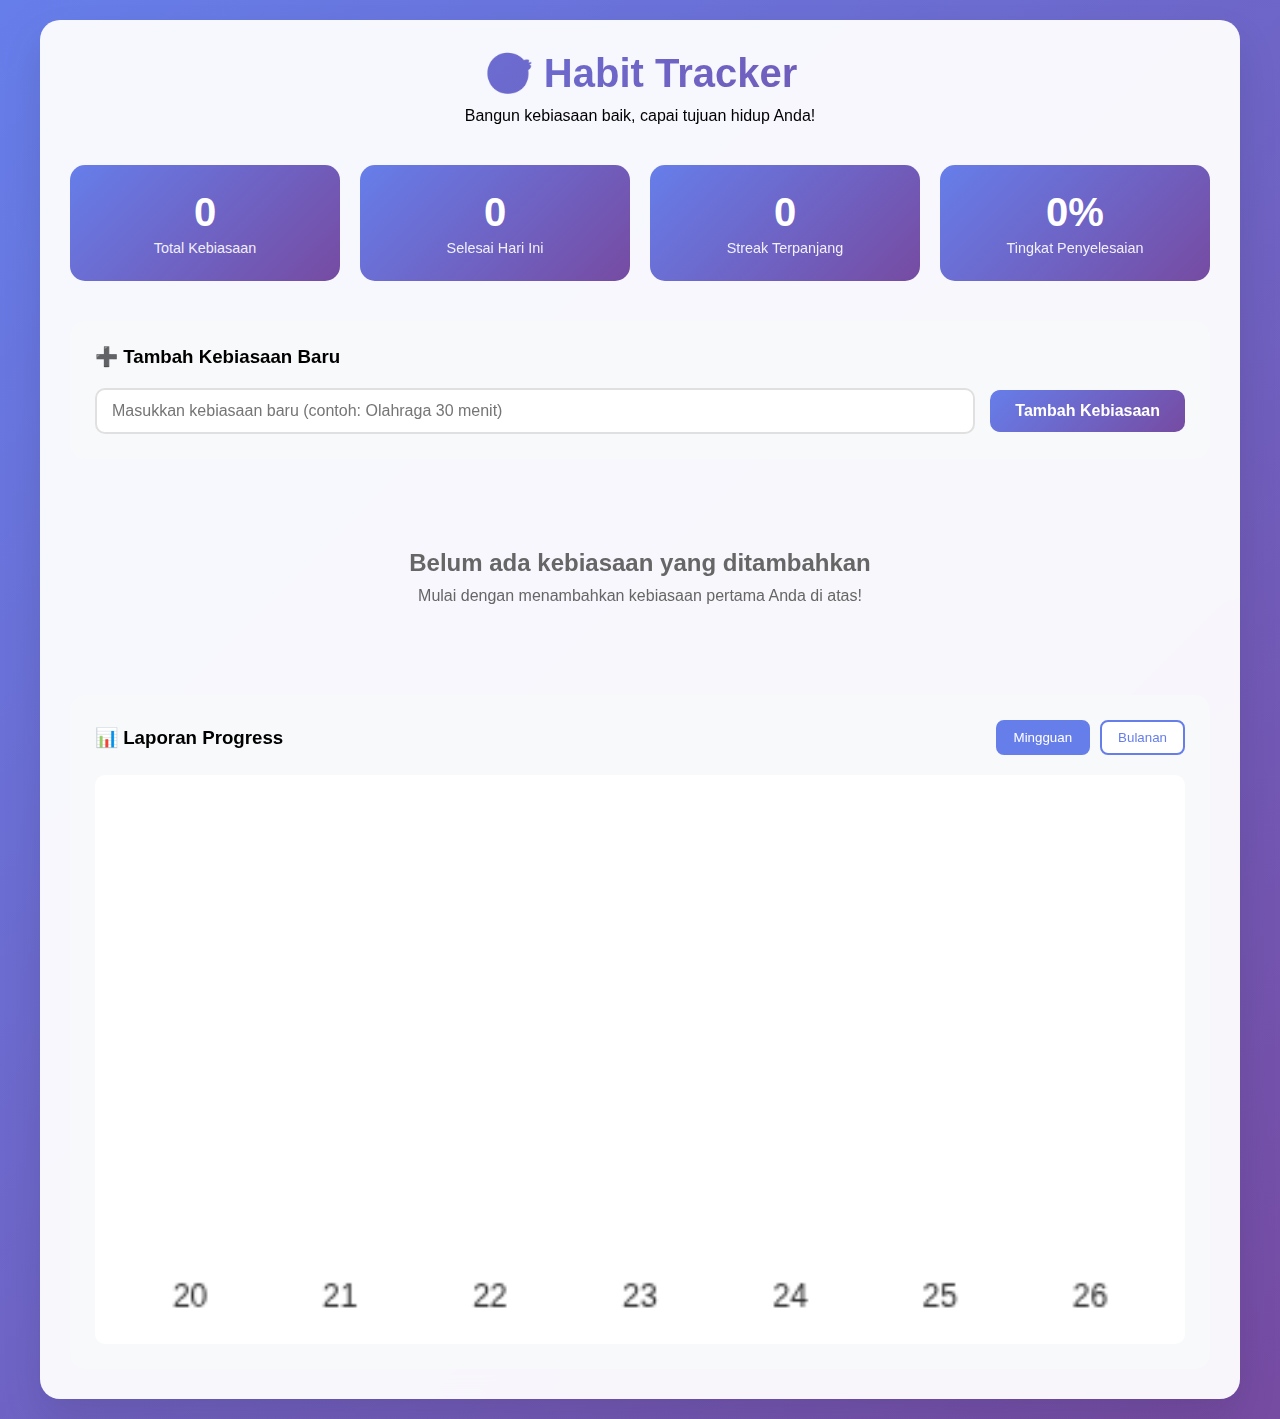
<file: habbit-track/index.html>
<!DOCTYPE html>
<html lang="en">
<head>
    <meta charset="UTF-8">
    <meta name="viewport" content="width=device-width, initial-scale=1.0">
    <title>Habbit Tracker - Al Ubaidillah</title>
    <link rel="stylesheet" href="style.css">
</head>
<body>
     <div class="container">
        <div class="header">
            <h1>🎯 Habit Tracker</h1>
            <p>Bangun kebiasaan baik, capai tujuan hidup Anda!</p>
        </div>

        <div class="stats-container">
            <div class="stat-card">
                <div class="stat-number" id="totalHabits">0</div>
                <div class="stat-label">Total Kebiasaan</div>
            </div>
            <div class="stat-card">
                <div class="stat-number" id="completedToday">0</div>
                <div class="stat-label">Selesai Hari Ini</div>
            </div>
            <div class="stat-card">
                <div class="stat-number" id="longestStreak">0</div>
                <div class="stat-label">Streak Terpanjang</div>
            </div>
            <div class="stat-card">
                <div class="stat-number" id="completionRate">0%</div>
                <div class="stat-label">Tingkat Penyelesaian</div>
            </div>
        </div>

        <div class="add-habit-section">
            <h3 style="margin-bottom: 20px;">➕ Tambah Kebiasaan Baru</h3>
            <div class="add-habit-form">
                <input type="text" id="habitInput" placeholder="Masukkan kebiasaan baru (contoh: Olahraga 30 menit)">
                <button class="btn btn-primary" onclick="addHabit()">Tambah Kebiasaan</button>
            </div>
        </div>

        <div class="habits-container">
            <div id="habitsGrid" class="habits-grid"></div>
            <div id="emptyState" class="empty-state" style="display: none;">
                <h3>Belum ada kebiasaan yang ditambahkan</h3>
                <p>Mulai dengan menambahkan kebiasaan pertama Anda di atas!</p>
            </div>
        </div>

        <div class="reports-section">
            <div class="reports-header">
                <h3>📊 Laporan Progress</h3>
                <div class="report-period">
                    <button class="period-btn active" onclick="showReport('weekly')">Mingguan</button>
                    <button class="period-btn" onclick="showReport('monthly')">Bulanan</button>
                </div>
            </div>
            <div class="chart-container">
                <canvas id="progressChart" width="400" height="200"></canvas>
            </div>
        </div>
    </div>

    <div id="notification" class="notification"></div>


    <script src="script.js"></script>
</body>
</html>
</file>
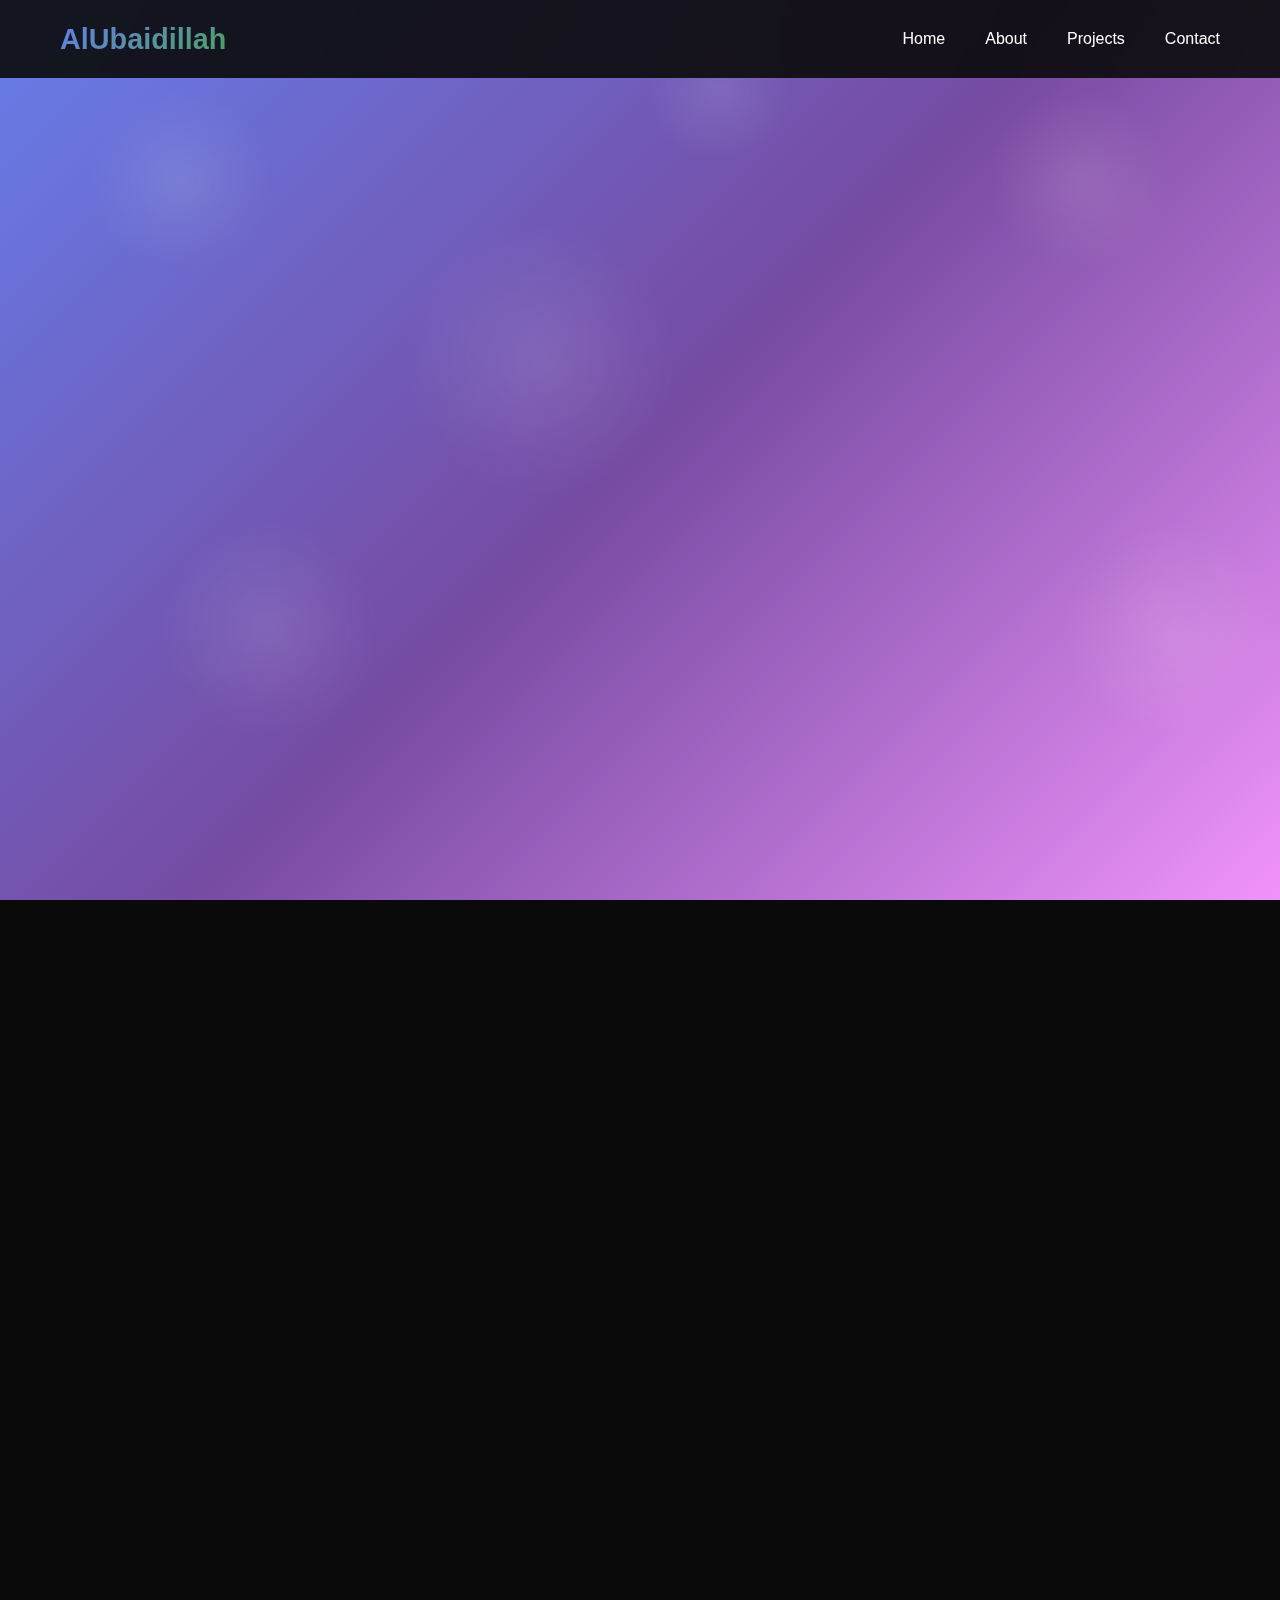
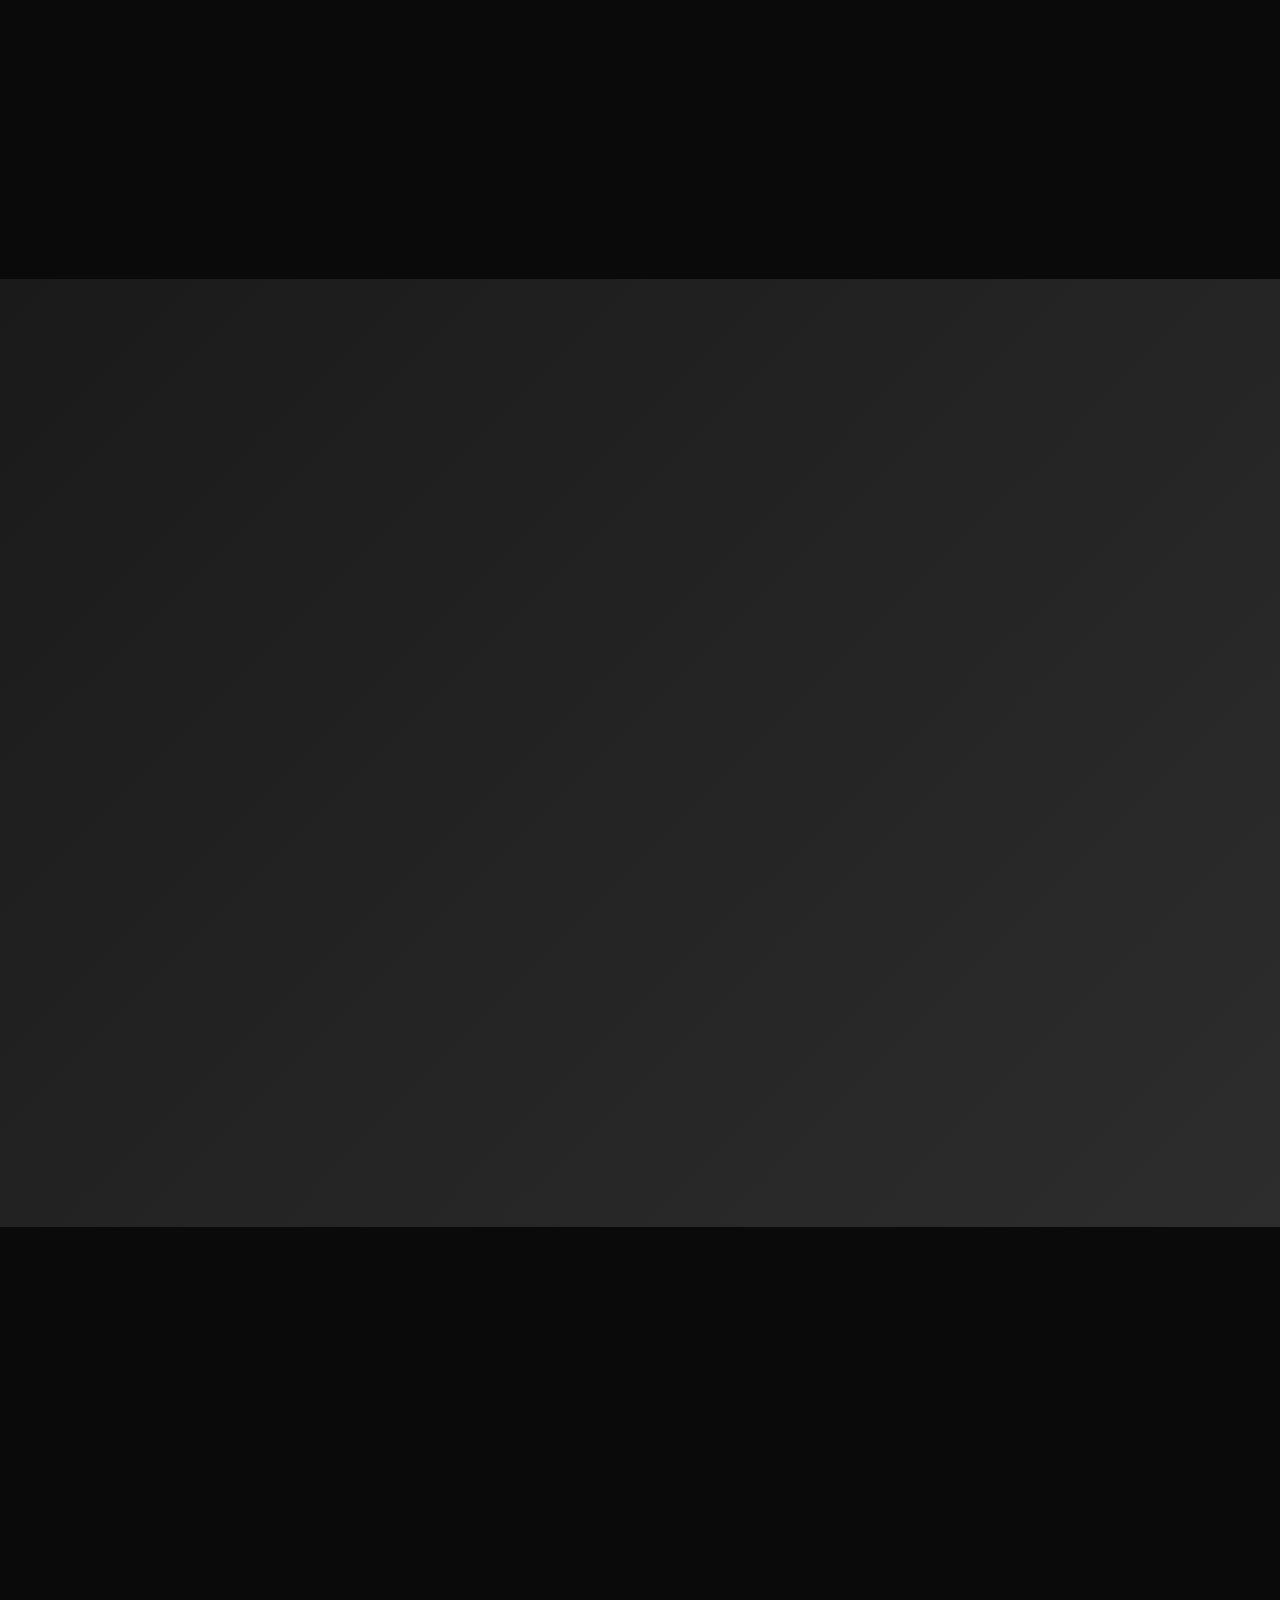
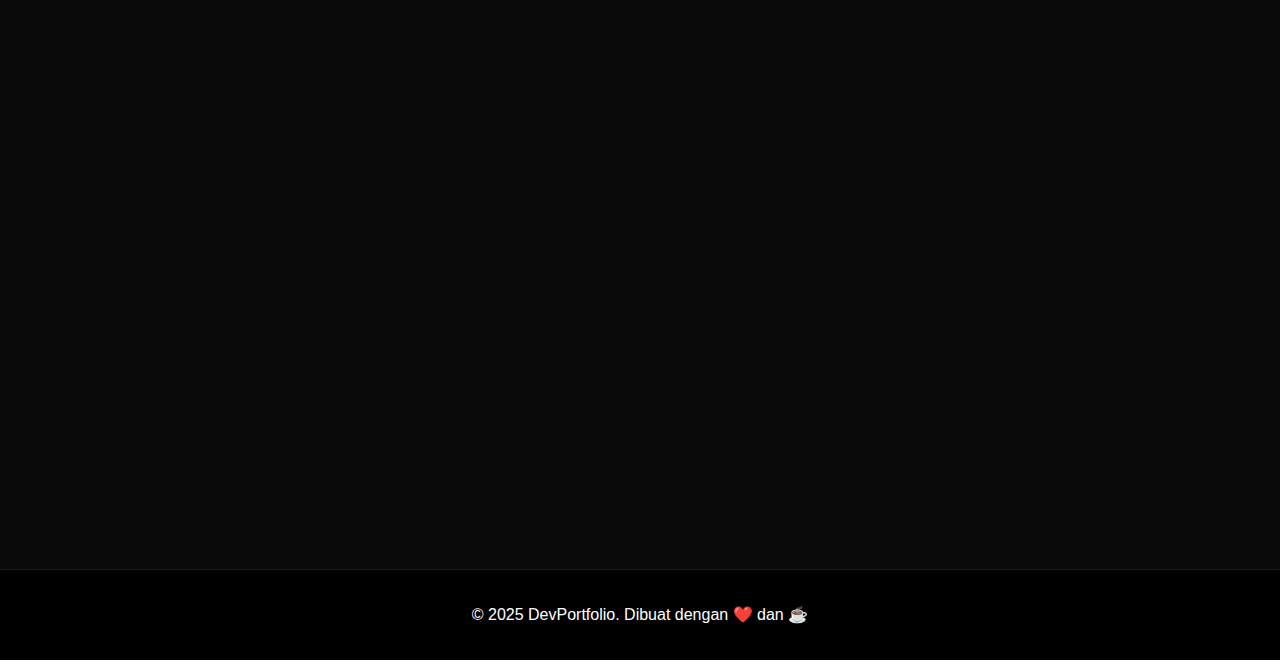
<file: my-porto/index.html>
<!DOCTYPE html>
<html lang="en">
<head>
    <meta charset="UTF-8">
    <meta name="viewport" content="width=device-width, initial-scale=1.0">
    <title>My Porto - Al Ubadiillah</title>
    
    <link rel="stylesheet" href="style.css">
</head>
<body>
     <!-- Navigation -->
    <nav class="navbar">
        <div class="container">
            <div class="nav-container">
                <div class="logo">AlUbaidillah</div>
                <ul class="nav-menu">
                    <li><a href="#home" class="nav-link">Home</a></li>
                    <li><a href="#about" class="nav-link">About</a></li>
                    <li><a href="#projects" class="nav-link">Projects</a></li>
                    <li><a href="#contact" class="nav-link">Contact</a></li>
                </ul>
            </div>
        </div>
    </nav>

    <!-- Hero Section -->
    <section id="home" class="hero">
        <div class="container">
            <div class="hero-content">
                <h1>Saya <span class="typed-text" id="typed-text">Developer</span></h1>
                <p class="subtitle">Membangun masa depan digital, satu kode pada satu waktu</p>
                <a href="#projects" class="cta-button">Lihat Karya Saya</a>
            </div>
        </div>
    </section>

    <!-- About Section -->
    <section id="about" class="about">
        <div class="container">
            <h2 class="section-title fade-in">Tentang Saya</h2>
            <div class="about-content">
                <div class="about-text fade-in">
                    <p>Halo! Saya seorang Full Stack JavaScript Developer yang passionate dalam menciptakan solusi digital inovatif. Dengan pengalaman 6+ bulan dalam development, saya terus berinovasi dan belajar teknologi terbaru untuk memberikan hasil terbaik.</p>
                    
                    <div class="stats">
                        <div class="stat-item">
                            <span class="stat-number">15+</span>
                            <span>Projects</span>
                        </div>
                        <div class="stat-item">
                            <span class="stat-number">100+</span>
                            <span>Commits</span>
                        </div>
                        <div class="stat-item">
                            <span class="stat-number">6+</span>
                            <span>Months Exp</span>
                        </div>
                        <div class="stat-item">
                            <span class="stat-number">24/7</span>
                            <span>Available</span>
                        </div>
                    </div>
                </div>
                
                <div class="skills-section fade-in">
                    <div class="skills-grid">
                        <div class="skill-item">
                            <span class="skill-icon">⚡</span>
                            <h3>JavaScript</h3>
                            <p>ES6+, DOM, Async/Await</p>
                        </div>
                        <div class="skill-item">
                            <span class="skill-icon">⚛️</span>
                            <h3>React</h3>
                            <p>Hooks, Context, Redux</p>
                        </div>
                        <div class="skill-item">
                            <span class="skill-icon">🎨</span>
                            <h3>CSS3</h3>
                            <p>Flexbox, Grid, Animations</p>
                        </div>
                        <div class="skill-item">
                            <span class="skill-icon">🚀</span>
                            <h3>Node.js</h3>
                            <p>Express, API, MongoDB</p>
                        </div>
                    </div>
                </div>
            </div>
        </div>
    </section>

    <!-- Projects Section -->
    <section id="projects" class="projects">
        <div class="container">
            <h2 class="section-title fade-in">Projects Saya</h2>
            <div class="projects-grid">
                <div class="project-card fade-in">
                    <div class="project-image"></div>
                    <div class="project-content">
                        <h3 class="project-title">E-Commerce Platform</h3>
                        <p class="project-desc">Platform e-commerce modern dengan fitur lengkap, payment gateway, dan dashboard admin yang powerful.</p>
                        <div class="project-tech">
                            <span class="tech-tag">React</span>
                            <span class="tech-tag">Node.js</span>
                            <span class="tech-tag">MongoDB</span>
                            <span class="tech-tag">Stripe API</span>
                        </div>
                        <div class="project-links">
                            <a href="#" class="project-link">Live Demo →</a>
                            <a href="#" class="project-link">GitHub →</a>
                        </div>
                    </div>
                </div>

                <div class="project-card fade-in">
                    <div class="project-image"></div>
                    <div class="project-content">
                        <h3 class="project-title">Task Management App</h3>
                        <p class="project-desc">Aplikasi manajemen tugas dengan real-time collaboration, drag & drop, dan notifikasi push.</p>
                        <div class="project-tech">
                            <span class="tech-tag">React</span>
                            <span class="tech-tag">Socket.io</span>
                            <span class="tech-tag">Express</span>
                            <span class="tech-tag">JWT</span>
                        </div>
                        <div class="project-links">
                            <a href="#" class="project-link">Live Demo →</a>
                            <a href="#" class="project-link">GitHub →</a>
                        </div>
                    </div>
                </div>

                <div class="project-card fade-in">
                    <div class="project-image"></div>
                    <div class="project-content">
                        <h3 class="project-title">Weather Dashboard</h3>
                        <p class="project-desc">Dashboard cuaca interaktif dengan forecasting, maps integration, dan data visualization yang menarik.</p>
                        <div class="project-tech">
                            <span class="tech-tag">JavaScript</span>
                            <span class="tech-tag">Chart.js</span>
                            <span class="tech-tag">Weather API</span>
                            <span class="tech-tag">CSS3</span>
                        </div>
                        <div class="project-links">
                            <a href="#" class="project-link">Live Demo →</a>
                            <a href="#" class="project-link">GitHub →</a>
                        </div>
                    </div>
                </div>
            </div>
        </div>
    </section>

    <!-- Contact Section -->
    <section id="contact" class="contact">
        <div class="container">
            <h2 class="section-title fade-in">Mari Berkolaborasi</h2>
            <div class="contact-content">
                <div class="contact-info fade-in">
                    <h3>Hubungi Saya</h3>
                    <div class="contact-item">
                        <span>📧</span>
                        <span>hello@developer.com</span>
                    </div>
                    <div class="contact-item">
                        <span>📱</span>
                        <span>+62 812-3456-7890</span>
                    </div>
                    <div class="contact-item">
                        <span>📍</span>
                        <span>Jakarta, Indonesia</span>
                    </div>
                    <div class="contact-item">
                        <span>💼</span>
                        <span>LinkedIn: /in/developer</span>
                    </div>
                </div>
                
                <form class="contact-form fade-in">
                    <div class="form-group">
                        <label for="name">Nama</label>
                        <input type="text" id="name" name="name" required>
                    </div>
                    <div class="form-group">
                        <label for="email">Email</label>
                        <input type="email" id="email" name="email" required>
                    </div>
                    <div class="form-group">
                        <label for="message">Pesan</label>
                        <textarea id="message" name="message" rows="5" required></textarea>
                    </div>
                    <button type="submit" class="submit-btn">Kirim Pesan</button>
                </form>
            </div>
        </div>
    </section>

    <!-- Footer -->
    <footer class="footer">
        <div class="container">
            <p>&copy; 2025 DevPortfolio. Dibuat dengan ❤️ dan ☕</p>
        </div>
    </footer>

    <script src="script.js"></script>
</body>
</html>
</file>
<file: habbit-track/style.css>
* {
    margin: 0;
    padding: 0;
    box-sizing: border-box;
}

body {
    font-family: 'Segoe UI', Tahoma, Geneva, Verdana, sans-serif;
    background: linear-gradient(135deg, #667eea 0%, #764ba2 100%);
    min-height: 100vh;
    padding: 20px;
}

.container {
    max-width: 1200px;
    margin: 0 auto;
    background: rgba(255, 255, 255, 0.95);
    border-radius: 20px;
    padding: 30px;
    box-shadow: 0 20px 40px rgba(0, 0, 0, 0.1);
    backdrop-filter: blur(10px);
}

.header {
    text-align: center;
    margin-bottom: 40px;
}

.header h1 {
    color: #333;
    font-size: 2.5rem;
    margin-bottom: 10px;
    background: linear-gradient(135deg, #667eea, #764ba2);
    -webkit-background-clip: text;
    -webkit-text-fill-color: transparent;
    background-clip: text;
}

.stats-container {
    display: grid;
    grid-template-columns: repeat(auto-fit, minmax(200px, 1fr));
    gap: 20px;
    margin-bottom: 40px;
}

.stat-card {
    background: linear-gradient(135deg, #667eea, #764ba2);
    color: white;
    padding: 25px;
    border-radius: 15px;
    text-align: center;
    transform: translateY(0);
    transition: all 0.3s ease;
}

.stat-card:hover {
    transform: translateY(-5px);
    box-shadow: 0 10px 30px rgba(102, 126, 234, 0.3);
}

.stat-number {
    font-size: 2.5rem;
    font-weight: bold;
    margin-bottom: 5px;
}

.stat-label {
    font-size: 0.9rem;
    opacity: 0.9;
}

.add-habit-section {
    background: #f8f9fa;
    padding: 25px;
    border-radius: 15px;
    margin-bottom: 30px;
}

.add-habit-form {
    display: flex;
    gap: 15px;
    align-items: center;
}

.add-habit-form input {
    flex: 1;
    padding: 12px 15px;
    border: 2px solid #e0e0e0;
    border-radius: 10px;
    font-size: 1rem;
    transition: border-color 0.3s ease;
}

.add-habit-form input:focus {
    outline: none;
    border-color: #667eea;
}

.btn {
    padding: 12px 25px;
    border: none;
    border-radius: 10px;
    font-size: 1rem;
    cursor: pointer;
    transition: all 0.3s ease;
    font-weight: 600;
}

.btn-primary {
    background: linear-gradient(135deg, #667eea, #764ba2);
    color: white;
}

.btn-primary:hover {
    transform: translateY(-2px);
    box-shadow: 0 5px 15px rgba(102, 126, 234, 0.4);
}

.habits-grid {
    display: grid;
    grid-template-columns: repeat(auto-fill, minmax(350px, 1fr));
    gap: 25px;
    margin-bottom: 40px;
}

.habit-card {
    background: white;
    border-radius: 15px;
    padding: 25px;
    box-shadow: 0 5px 20px rgba(0, 0, 0, 0.08);
    border: 2px solid transparent;
    transition: all 0.3s ease;
}

.habit-card:hover {
    border-color: #667eea;
    transform: translateY(-3px);
}

.habit-header {
    display: flex;
    justify-content: between;
    align-items: center;
    margin-bottom: 20px;
}

.habit-name {
    font-size: 1.3rem;
    font-weight: 600;
    color: #333;
    flex: 1;
}

.streak-count {
    background: linear-gradient(135deg, #667eea, #764ba2);
    color: white;
    padding: 8px 15px;
    border-radius: 20px;
    font-weight: bold;
    margin-left: 10px;
}

.habit-progress {
    margin-bottom: 20px;
}

.progress-bar {
    width: 100%;
    height: 10px;
    background: #e0e0e0;
    border-radius: 5px;
    overflow: hidden;
    margin-bottom: 10px;
}

.progress-fill {
    height: 100%;
    background: linear-gradient(90deg, #667eea, #764ba2);
    transition: width 0.3s ease;
}

.progress-text {
    font-size: 0.9rem;
    color: #666;
    text-align: center;
}

.habit-actions {
    display: flex;
    gap: 10px;
}

.btn-success {
    background: #28a745;
    color: white;
    flex: 1;
}

.btn-danger {
    background: #dc3545;
    color: white;
    padding: 8px 12px;
}

.btn-success:hover {
    background: #218838;
}

.btn-danger:hover {
    background: #c82333;
}

.reports-section {
    background: #f8f9fa;
    padding: 25px;
    border-radius: 15px;
    margin-top: 30px;
    width: 100%;
    overflow-x: hidden;
}

.reports-header {
    display: flex;
    justify-content: space-between;
    align-items: center;
    margin-bottom: 20px;
}

.report-period {
    display: flex;
    gap: 10px;
}

.period-btn {
    padding: 8px 16px;
    border: 2px solid #667eea;
    background: white;
    color: #667eea;
    border-radius: 8px;
    cursor: pointer;
    transition: all 0.3s ease;
}

.period-btn.active,
.period-btn:hover {
    background: #667eea;
    color: white;
}

.chart-container {
    background: white;
    padding: 20px;
    border-radius: 10px;
    margin-top: 20px;
    width: 100%;
    overflow-x: auto;
    min-height: 250px;
    
    
}

#progressChart {
    width: 100%;
    height: 100%;
    min-width: 300px;
    margin: 0 auto;
}

.notification {
    position: fixed;
    top: 20px;
    right: 20px;
    background: #28a745;
    color: white;
    padding: 15px 20px;
    border-radius: 10px;
    box-shadow: 0 5px 15px rgba(0, 0, 0, 0.2);
    transform: translateX(400px);
    transition: transform 0.3s ease;
    z-index: 1000;
}

.notification.show {
    transform: translateX(0);
}

.empty-state {
    text-align: center;
    padding: 60px 20px;
    color: #666;
}

.empty-state h3 {
    margin-bottom: 10px;
    font-size: 1.5rem;
}

@media (max-width: 768px) {
    .container {
        padding: 20px;
        margin: 10px;
    }

    .add-habit-form {
        flex-direction: column;
    }

    .habits-grid {
        grid-template-columns: 1fr;
    }

    .reports-header {
        flex-direction: column;
        gap: 20px;
    }

    .reports-section {
        padding: 15px;
    }

    .chart-container {
        min-height: 200px;
        padding: 10px;
    }

    .reports-header {
        flex-direction: column;
        gap: 20px;
        align-items: stretch;
    }

    .report-period {
        display: grid;
        grid-template-columns: 1fr 1fr;
        gap: 10px;
    }

    .period-btn {
        width: 100%;
        text-align: center;
    }
}

@media (max-width: 480px) {
    #progressChart {
        height: 200px;
    }
}
</file>
<file: my-porto/style.css>
/* CSS Reset & Base Styles */
        * {
            margin: 0;
            padding: 0;
            box-sizing: border-box;
        }

        body {
            font-family: 'Inter', -apple-system, BlinkMacSystemFont, sans-serif;
            line-height: 1.6;
            color: #1a1a1a;
            scroll-behavior: smooth;
            overflow-x: hidden;
        }

        /* Container & Grid Layout */
        .container {
            max-width: 1200px;
            margin: 0 auto;
            padding: 0 20px;
        }

        /* Navigation */
        .navbar {
            position: fixed;
            top: 0;
            width: 100%;
            background: rgba(10, 10, 10, 0.9);
            backdrop-filter: blur(20px);
            z-index: 1000;
            padding: 1rem 0;
            transition: all 0.3s cubic-bezier(0.4, 0, 0.2, 1);
        }

        .nav-container {
            display: flex;
            justify-content: space-between;
            align-items: center;
        }

        .logo {
            font-size: 1.8rem;
            font-weight: 800;
            background: linear-gradient(135deg, #667eea 0%, #4ba261 100%);
            -webkit-background-clip: text;
            -webkit-text-fill-color: transparent;
            background-clip: text;
        }

        .nav-menu {
            display: flex;
            list-style: none;
            gap: 2.5rem;
        }

        .nav-link {
            text-decoration: none;
            color: #fff;
            font-weight: 500;
            position: relative;
            transition: all 0.3s ease;
        }

        .nav-link::after {
            content: '';
            position: absolute;
            bottom: -5px;
            left: 0;
            width: 0;
            height: 2px;
            background: linear-gradient(135deg, #667eea 0%, #59a24b 100%);
            transition: width 0.3s ease;
        }

        .nav-link:hover::after {
            width: 100%;
        }

        .nav-link:hover {
            color: #667eea;
        }

        /* Hero Section */
        .hero {
            height: 100vh;
            display: flex;
            align-items: center;
            background: linear-gradient(135deg, #667eea 0%, #764ba2 50%, #f093fb 100%);
            position: relative;
            overflow: hidden;
        }

        .hero::before {
            content: '';
            position: absolute;
            top: 0;
            left: 0;
            right: 0;
            bottom: 0;
            background: url('data:image/svg+xml,<svg xmlns="http://www.w3.org/2000/svg" viewBox="0 0 1000 1000"><defs><radialGradient id="a" cx="50%" cy="50%"><stop offset="0%" stop-color="%23fff" stop-opacity="0.1"/><stop offset="100%" stop-color="%23fff" stop-opacity="0"/></radialGradient></defs><circle cx="200" cy="200" r="100" fill="url(%23a)"/><circle cx="600" cy="400" r="150" fill="url(%23a)"/><circle cx="800" cy="100" r="80" fill="url(%23a)"/><circle cx="300" cy="700" r="120" fill="url(%23a)"/></svg>');
            animation: floating 20s ease-in-out infinite;
        }

        .hero-content {
            text-align: center;
            color: white;
            z-index: 2;
            position: relative;
        }

        .hero-content h1 {
            font-size: 4rem;
            font-weight: 900;
            margin-bottom: 1.5rem;
            opacity: 0;
            animation: fadeInUp 1s ease 0.5s forwards;
            text-shadow: 0 10px 30px rgba(0,0,0,0.3);
        }

        .hero-content .subtitle {
            font-size: 1.5rem;
            margin-bottom: 2rem;
            opacity: 0;
            animation: fadeInUp 1s ease 0.7s forwards;
            font-weight: 300;
        }

        .typed-text {
            border-right: 3px solid white;
            animation: blink 1s infinite;
        }

        .cta-button {
            display: inline-block;
            padding: 15px 40px;
            background: rgba(255, 255, 255, 0.1);
            border: 2px solid rgba(255, 255, 255, 0.3);
            color: white;
            text-decoration: none;
            border-radius: 50px;
            font-weight: 600;
            transition: all 0.3s ease;
            backdrop-filter: blur(10px);
            opacity: 0;
            animation: fadeInUp 1s ease 0.9s forwards;
        }

        .cta-button:hover {
            background: rgba(255, 255, 255, 0.2);
            border-color: rgba(255, 255, 255, 0.6);
            transform: translateY(-3px);
            box-shadow: 0 15px 35px rgba(0,0,0,0.2);
        }

        /* About Section */
        .about {
            padding: 8rem 0;
            background: #0a0a0a;
            color: white;
            position: relative;
        }

        .section-title {
            text-align: center;
            font-size: 3rem;
            margin-bottom: 4rem;
            font-weight: 800;
            background: linear-gradient(135deg, #667eea 0%, #764ba2 100%);
            -webkit-background-clip: text;
            -webkit-text-fill-color: transparent;
            background-clip: text;
        }

        .about-content {
            display: grid;
            grid-template-columns: 1fr 1fr;
            gap: 4rem;
            align-items: center;
        }

        .about-text {
            font-size: 1.2rem;
            line-height: 1.8;
            opacity: 0.9;
        }

        .stats {
            display: grid;
            grid-template-columns: repeat(2, 1fr);
            gap: 2rem;
            margin-top: 2rem;
        }

        .stat-item {
            text-align: center;
            padding: 2rem;
            background: rgba(255, 255, 255, 0.03);
            border-radius: 15px;
            border: 1px solid rgba(255, 255, 255, 0.1);
            transition: all 0.3s ease;
        }

        .stat-item:hover {
            background: rgba(255, 255, 255, 0.05);
            transform: translateY(-5px);
        }

        .stat-number {
            font-size: 2.5rem;
            font-weight: 800;
            color: #667eea;
            display: block;
        }

        .skills-grid {
            display: grid;
            grid-template-columns: repeat(auto-fit, minmax(200px, 1fr));
            gap: 2rem;
        }

        .skill-item {
            background: rgba(255, 255, 255, 0.03);
            padding: 2rem;
            border-radius: 20px;
            text-align: center;
            border: 1px solid rgba(255, 255, 255, 0.1);
            transition: all 0.4s cubic-bezier(0.4, 0, 0.2, 1);
            position: relative;
            overflow: hidden;
        }

        .skill-item::before {
            content: '';
            position: absolute;
            top: 0;
            left: -100%;
            width: 100%;
            height: 100%;
            background: linear-gradient(90deg, transparent, rgba(255,255,255,0.1), transparent);
            transition: left 0.6s;
        }

        .skill-item:hover::before {
            left: 100%;
        }

        .skill-item:hover {
            transform: translateY(-10px) scale(1.02);
            background: rgba(102, 126, 234, 0.1);
            border-color: rgba(102, 126, 234, 0.3);
        }

        .skill-icon {
            font-size: 3rem;
            margin-bottom: 1rem;
            display: block;
        }

        /* Projects Section */
        .projects {
            padding: 8rem 0;
            background: linear-gradient(135deg, #1a1a1a 0%, #2d2d2d 100%);
            color: white;
        }

        .projects-grid {
            display: grid;
            grid-template-columns: repeat(auto-fit, minmax(350px, 1fr));
            gap: 3rem;
            margin-top: 4rem;
        }

        .project-card {
            background: rgba(255, 255, 255, 0.03);
            border-radius: 20px;
            overflow: hidden;
            border: 1px solid rgba(255, 255, 255, 0.1);
            transition: all 0.4s ease;
            position: relative;
            group: hover;
        }

        .project-card:hover {
            transform: translateY(-15px);
            box-shadow: 0 25px 50px rgba(0,0,0,0.3);
            border-color: rgba(102, 126, 234, 0.3);
        }

        .project-image {
            height: 200px;
            background: linear-gradient(135deg, #667eea 0%, #764ba2 100%);
            position: relative;
            overflow: hidden;
        }

        .project-image::after {
            content: '🚀';
            position: absolute;
            top: 50%;
            left: 50%;
            transform: translate(-50%, -50%);
            font-size: 3rem;
            opacity: 0.7;
        }

        .project-content {
            padding: 2rem;
        }

        .project-title {
            font-size: 1.5rem;
            font-weight: 700;
            margin-bottom: 1rem;
            color: #667eea;
        }

        .project-desc {
            opacity: 0.8;
            margin-bottom: 1.5rem;
            line-height: 1.6;
        }

        .project-tech {
            display: flex;
            flex-wrap: wrap;
            gap: 0.5rem;
            margin-bottom: 1.5rem;
        }

        .tech-tag {
            background: rgba(102, 126, 234, 0.2);
            color: #667eea;
            padding: 0.5rem 1rem;
            border-radius: 25px;
            font-size: 0.8rem;
            font-weight: 500;
        }

        .project-links {
            display: flex;
            gap: 1rem;
        }

        .project-link {
            color: #667eea;
            text-decoration: none;
            font-weight: 600;
            transition: all 0.3s ease;
        }

        .project-link:hover {
            color: #764ba2;
            transform: translateX(5px);
        }

        /* Contact Section */
        .contact {
            padding: 8rem 0;
            background: #0a0a0a;
            color: white;
        }

        .contact-content {
            display: grid;
            grid-template-columns: 1fr 1fr;
            gap: 4rem;
            margin-top: 4rem;
        }

        .contact-info h3 {
            font-size: 1.5rem;
            margin-bottom: 2rem;
            color: #667eea;
        }

        .contact-item {
            display: flex;
            align-items: center;
            gap: 1rem;
            margin-bottom: 1.5rem;
            padding: 1rem;
            background: rgba(255, 255, 255, 0.03);
            border-radius: 10px;
            transition: all 0.3s ease;
        }

        .contact-item:hover {
            background: rgba(102, 126, 234, 0.1);
            transform: translateX(10px);
        }

        .contact-form {
            background: rgba(255, 255, 255, 0.03);
            padding: 2rem;
            border-radius: 20px;
            border: 1px solid rgba(255, 255, 255, 0.1);
        }

        .form-group {
            margin-bottom: 2rem;
        }

        .form-group label {
            display: block;
            margin-bottom: 0.5rem;
            color: #667eea;
            font-weight: 600;
        }

        .form-group input,
        .form-group textarea {
            width: 100%;
            padding: 1rem;
            background: rgba(255, 255, 255, 0.05);
            border: 1px solid rgba(255, 255, 255, 0.1);
            border-radius: 10px;
            color: white;
            font-size: 1rem;
            transition: all 0.3s ease;
        }

        .form-group input:focus,
        .form-group textarea:focus {
            outline: none;
            border-color: #667eea;
            background: rgba(255, 255, 255, 0.08);
        }

        .submit-btn {
            background: linear-gradient(135deg, #667eea 0%, #764ba2 100%);
            color: white;
            padding: 1rem 2rem;
            border: none;
            border-radius: 50px;
            font-weight: 600;
            cursor: pointer;
            transition: all 0.3s ease;
            width: 100%;
        }

        .submit-btn:hover {
            transform: translateY(-3px);
            box-shadow: 0 15px 35px rgba(102, 126, 234, 0.3);
        }

        /* Footer */
        .footer {
            background: #000;
            color: white;
            text-align: center;
            padding: 2rem 0;
            border-top: 1px solid rgba(255, 255, 255, 0.1);
        }

        /* Animations */
        @keyframes fadeInUp {
            from {
                opacity: 0;
                transform: translateY(50px);
            }
            to {
                opacity: 1;
                transform: translateY(0);
            }
        }

        @keyframes blink {
            0%, 50% { border-color: white; }
            51%, 100% { border-color: transparent; }
        }

        @keyframes floating {
            0%, 100% { transform: translateY(0px) rotate(0deg); }
            50% { transform: translateY(-20px) rotate(180deg); }
        }

        /* Responsive Design */
        @media (max-width: 768px) {
            .nav-menu {
                display: none;
            }

            .hero-content h1 {
                font-size: 2.5rem;
            }

            .about-content,
            .contact-content {
                grid-template-columns: 1fr;
                gap: 2rem;
            }

            .skills-grid,
            .projects-grid {
                grid-template-columns: 1fr;
            }

            .stats {
                grid-template-columns: 1fr;
            }

            .section-title {
                font-size: 2rem;
            }
        }

        /* Scroll animations */
        .fade-in {
            opacity: 0;
            transform: translateY(30px);
            transition: all 0.6s ease;
        }

        .fade-in.visible {
            opacity: 1;
            transform: translateY(0);
        }
</file>
